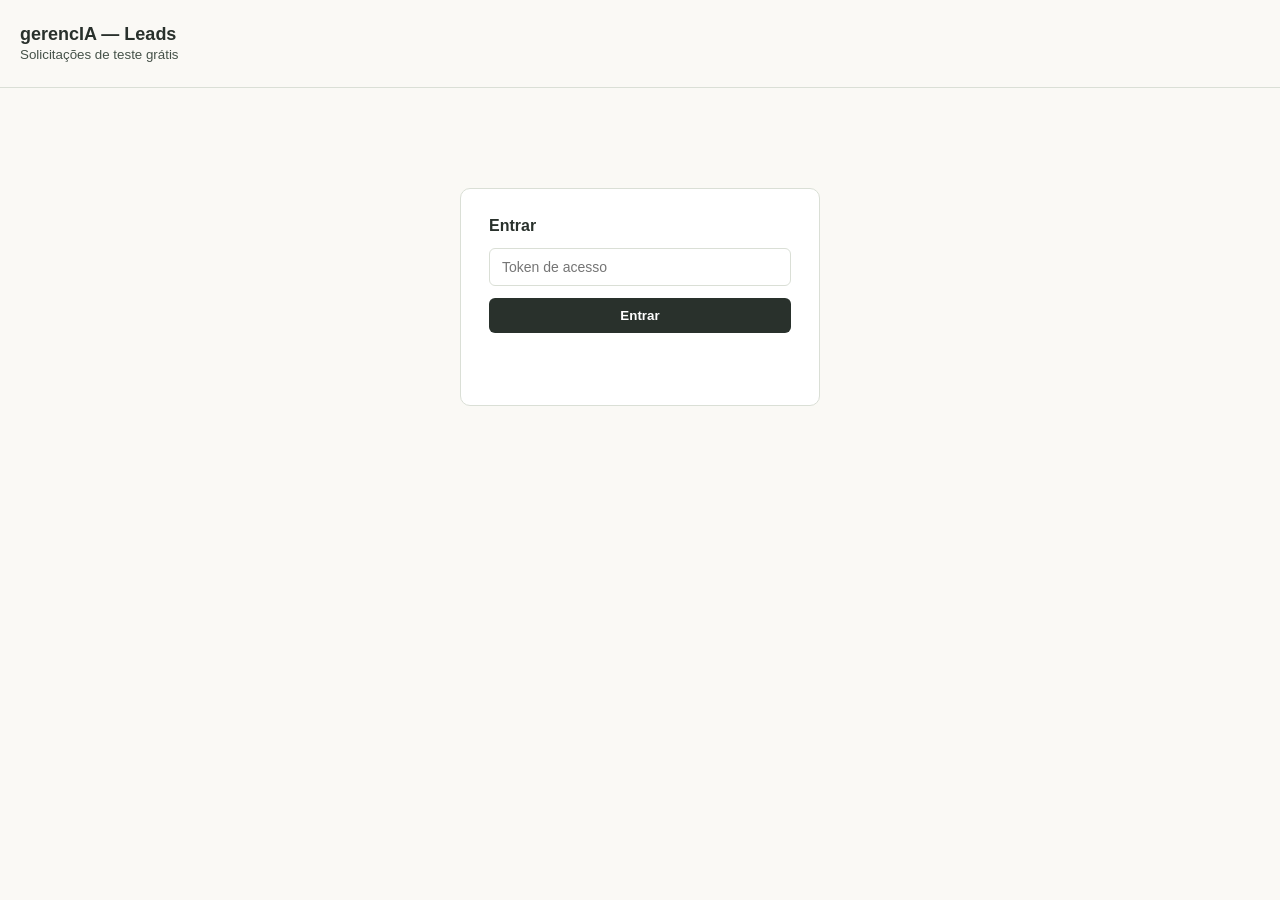
<file: admin/index.html>
<!DOCTYPE html>
<html lang="pt-BR">
<head>
<meta charset="UTF-8">
<meta name="viewport" content="width=device-width, initial-scale=1">
<meta name="robots" content="noindex, nofollow">
<title>gerencIA — Leads</title>
<style>
  :root{
    --paper:#faf9f5;
    --ink:#29312c;
    --muted:#465249;
    --accent:#c95520;
    --line:#dadfd6;
  }
  *{box-sizing:border-box}
  body{margin:0;background:var(--paper);color:var(--ink);font-family:-apple-system,BlinkMacSystemFont,"Segoe UI",Helvetica,Arial,sans-serif}
  header{padding:24px 20px;border-bottom:1px solid var(--line);display:flex;align-items:center;justify-content:space-between;gap:12px;flex-wrap:wrap}
  header h1{font-size:18px;margin:0}
  header small{color:var(--muted)}
  main{padding:20px;max-width:1100px;margin:0 auto}

  #login-screen{max-width:360px;margin:80px auto;padding:28px;border:1px solid var(--line);border-radius:10px;background:#fff}
  #login-screen h2{margin-top:0;font-size:16px}
  #login-screen input{width:100%;padding:10px 12px;border:1px solid var(--line);border-radius:6px;font-size:14px;margin-bottom:12px}
  #login-screen button{width:100%;padding:10px;border:none;border-radius:6px;background:var(--ink);color:#fff;font-weight:600;cursor:pointer}
  #login-error{color:var(--accent);font-size:13px;min-height:18px}

  #panel{display:none}
  .toolbar{display:flex;gap:10px;align-items:center;margin-bottom:16px;flex-wrap:wrap}
  .toolbar select,.toolbar button{padding:8px 10px;border:1px solid var(--line);border-radius:6px;background:#fff;font-size:13px;cursor:pointer}
  .toolbar .spacer{flex:1}
  .toolbar #logout{color:var(--accent);border-color:var(--accent);background:transparent}

  table{width:100%;border-collapse:collapse;background:#fff;border:1px solid var(--line);border-radius:10px;overflow:hidden}
  th,td{padding:10px 12px;text-align:left;font-size:13px;border-bottom:1px solid var(--line);vertical-align:top}
  th{background:#f0eee8;font-weight:600;color:var(--muted);text-transform:uppercase;font-size:11px;letter-spacing:.04em}
  tr:last-child td{border-bottom:none}
  td.msg{max-width:260px;white-space:pre-wrap;color:var(--muted)}
  .status-pill{display:inline-block;padding:3px 8px;border-radius:20px;font-size:11px;font-weight:600}
  .status-novo{background:#e7eef0;color:#2c5a66}
  .status-contatado{background:#fdeed9;color:#96591b}
  .status-demo_enviada{background:#e6ebe1;color:#465249}
  .status-convertido{background:#e3f2e6;color:#1f7a3a}
  .status-descartado{background:#f2e3e3;color:#8a3030}
  select.status-select{padding:6px 8px;border-radius:6px;border:1px solid var(--line);font-size:12px}
  .delete-btn{padding:6px 10px;border-radius:6px;border:1px solid var(--line);background:#fff;color:var(--accent);font-size:12px;cursor:pointer}
  .delete-btn:hover{background:#f2e3e3;border-color:var(--accent)}
  #empty,#loading{padding:40px;text-align:center;color:var(--muted)}
</style>
</head>
<body>

<header>
  <div>
    <h1>gerencIA — Leads</h1>
    <small>Solicitações de teste grátis</small>
  </div>
</header>

<main>
  <section id="login-screen">
    <h2>Entrar</h2>
    <input id="token-input" type="password" placeholder="Token de acesso" autocomplete="off">
    <button id="login-btn" type="button">Entrar</button>
    <p id="login-error"></p>
  </section>

  <section id="panel">
    <div class="toolbar">
      <select id="filter-status">
        <option value="">Todos os status</option>
        <option value="novo">Novo</option>
        <option value="contatado">Contatado</option>
        <option value="demo_enviada">Demo enviada</option>
        <option value="convertido">Convertido</option>
        <option value="descartado">Descartado</option>
      </select>
      <button id="refresh-btn" type="button">Atualizar</button>
      <span class="spacer"></span>
      <button id="logout" type="button">Sair</button>
    </div>
    <div id="loading" style="display:none">Carregando...</div>
    <div id="empty" style="display:none">Nenhum lead ainda.</div>
    <table id="leads-table" style="display:none">
      <thead>
        <tr>
          <th>Data</th>
          <th>Nome</th>
          <th>Contato</th>
          <th>Nicho</th>
          <th>Mensagem</th>
          <th>Status</th>
          <th>Ações</th>
        </tr>
      </thead>
      <tbody id="leads-body"></tbody>
    </table>
  </section>
</main>

<script>
const STATUS_LABELS = {
  novo: "Novo",
  contatado: "Contatado",
  demo_enviada: "Demo enviada",
  convertido: "Convertido",
  descartado: "Descartado",
};

const loginScreen = document.getElementById("login-screen");
const panel = document.getElementById("panel");
const tokenInput = document.getElementById("token-input");
const loginBtn = document.getElementById("login-btn");
const loginError = document.getElementById("login-error");
const refreshBtn = document.getElementById("refresh-btn");
const logoutBtn = document.getElementById("logout");
const filterStatus = document.getElementById("filter-status");
const table = document.getElementById("leads-table");
const tbody = document.getElementById("leads-body");
const loadingEl = document.getElementById("loading");
const emptyEl = document.getElementById("empty");

function getToken() {
  return localStorage.getItem("gerencia_admin_token") || "";
}

function setToken(token) {
  localStorage.setItem("gerencia_admin_token", token);
}

function clearToken() {
  localStorage.removeItem("gerencia_admin_token");
}

async function fetchLeads() {
  loadingEl.style.display = "block";
  table.style.display = "none";
  emptyEl.style.display = "none";

  const res = await fetch("/api/admin/leads", {
    headers: { Authorization: "Bearer " + getToken() },
  });

  if (res.status === 401) {
    clearToken();
    showLogin("Token inválido ou expirado.");
    return;
  }

  const data = await res.json();
  loadingEl.style.display = "none";
  renderLeads(data.leads || []);
}

function renderLeads(leads) {
  const filter = filterStatus.value;
  const filtered = filter ? leads.filter((l) => l.status === filter) : leads;

  if (filtered.length === 0) {
    emptyEl.style.display = "block";
    table.style.display = "none";
    return;
  }

  tbody.innerHTML = "";
  filtered.forEach((lead) => {
    const tr = document.createElement("tr");

    const dataCell = document.createElement("td");
    dataCell.textContent = formatDate(lead.created_at);

    const nomeCell = document.createElement("td");
    nomeCell.textContent = lead.nome;

    const contatoCell = document.createElement("td");
    contatoCell.innerHTML = `${escapeHtml(lead.email)}${lead.whatsapp ? "<br>" + escapeHtml(lead.whatsapp) : ""}`;

    const nichoCell = document.createElement("td");
    nichoCell.textContent = lead.nicho || "—";

    const msgCell = document.createElement("td");
    msgCell.className = "msg";
    msgCell.textContent = lead.mensagem || "—";

    const statusCell = document.createElement("td");
    const select = document.createElement("select");
    select.className = "status-select";
    Object.keys(STATUS_LABELS).forEach((key) => {
      const opt = document.createElement("option");
      opt.value = key;
      opt.textContent = STATUS_LABELS[key];
      if (key === lead.status) opt.selected = true;
      select.appendChild(opt);
    });
    select.addEventListener("change", () => updateStatus(lead.id, select.value));
    statusCell.appendChild(select);

    const actionsCell = document.createElement("td");
    const deleteBtn = document.createElement("button");
    deleteBtn.type = "button";
    deleteBtn.className = "delete-btn";
    deleteBtn.textContent = "Excluir";
    deleteBtn.addEventListener("click", () => deleteLead(lead.id, lead.nome));
    actionsCell.appendChild(deleteBtn);

    tr.append(dataCell, nomeCell, contatoCell, nichoCell, msgCell, statusCell, actionsCell);
    tbody.appendChild(tr);
  });

  table.style.display = "table";
}

async function updateStatus(id, status) {
  await fetch(`/api/admin/leads/${id}`, {
    method: "PATCH",
    headers: {
      "Content-Type": "application/json",
      Authorization: "Bearer " + getToken(),
    },
    body: JSON.stringify({ status }),
  });
}

async function deleteLead(id, nome) {
  if (!confirm(`Excluir o lead "${nome}"? Essa ação não pode ser desfeita.`)) return;

  await fetch(`/api/admin/leads/${id}`, {
    method: "DELETE",
    headers: { Authorization: "Bearer " + getToken() },
  });

  fetchLeads();
}

function formatDate(iso) {
  if (!iso) return "—";
  const d = new Date(iso.replace(" ", "T") + "Z");
  if (isNaN(d.getTime())) return iso;
  return d.toLocaleString("pt-BR", { timeZone: "America/Sao_Paulo" });
}

function escapeHtml(str) {
  const div = document.createElement("div");
  div.textContent = str;
  return div.innerHTML;
}

function showLogin(message) {
  loginScreen.style.display = "block";
  panel.style.display = "none";
  loginError.textContent = message || "";
}

function showPanel() {
  loginScreen.style.display = "none";
  panel.style.display = "block";
  fetchLeads();
}

loginBtn.addEventListener("click", () => {
  const token = tokenInput.value.trim();
  if (!token) return;
  setToken(token);
  showPanel();
});

tokenInput.addEventListener("keydown", (e) => {
  if (e.key === "Enter") loginBtn.click();
});

refreshBtn.addEventListener("click", fetchLeads);
filterStatus.addEventListener("change", fetchLeads);
logoutBtn.addEventListener("click", () => {
  clearToken();
  showLogin("");
});

if (getToken()) {
  showPanel();
} else {
  showLogin("");
}
</script>
</body>
</html>
</file>
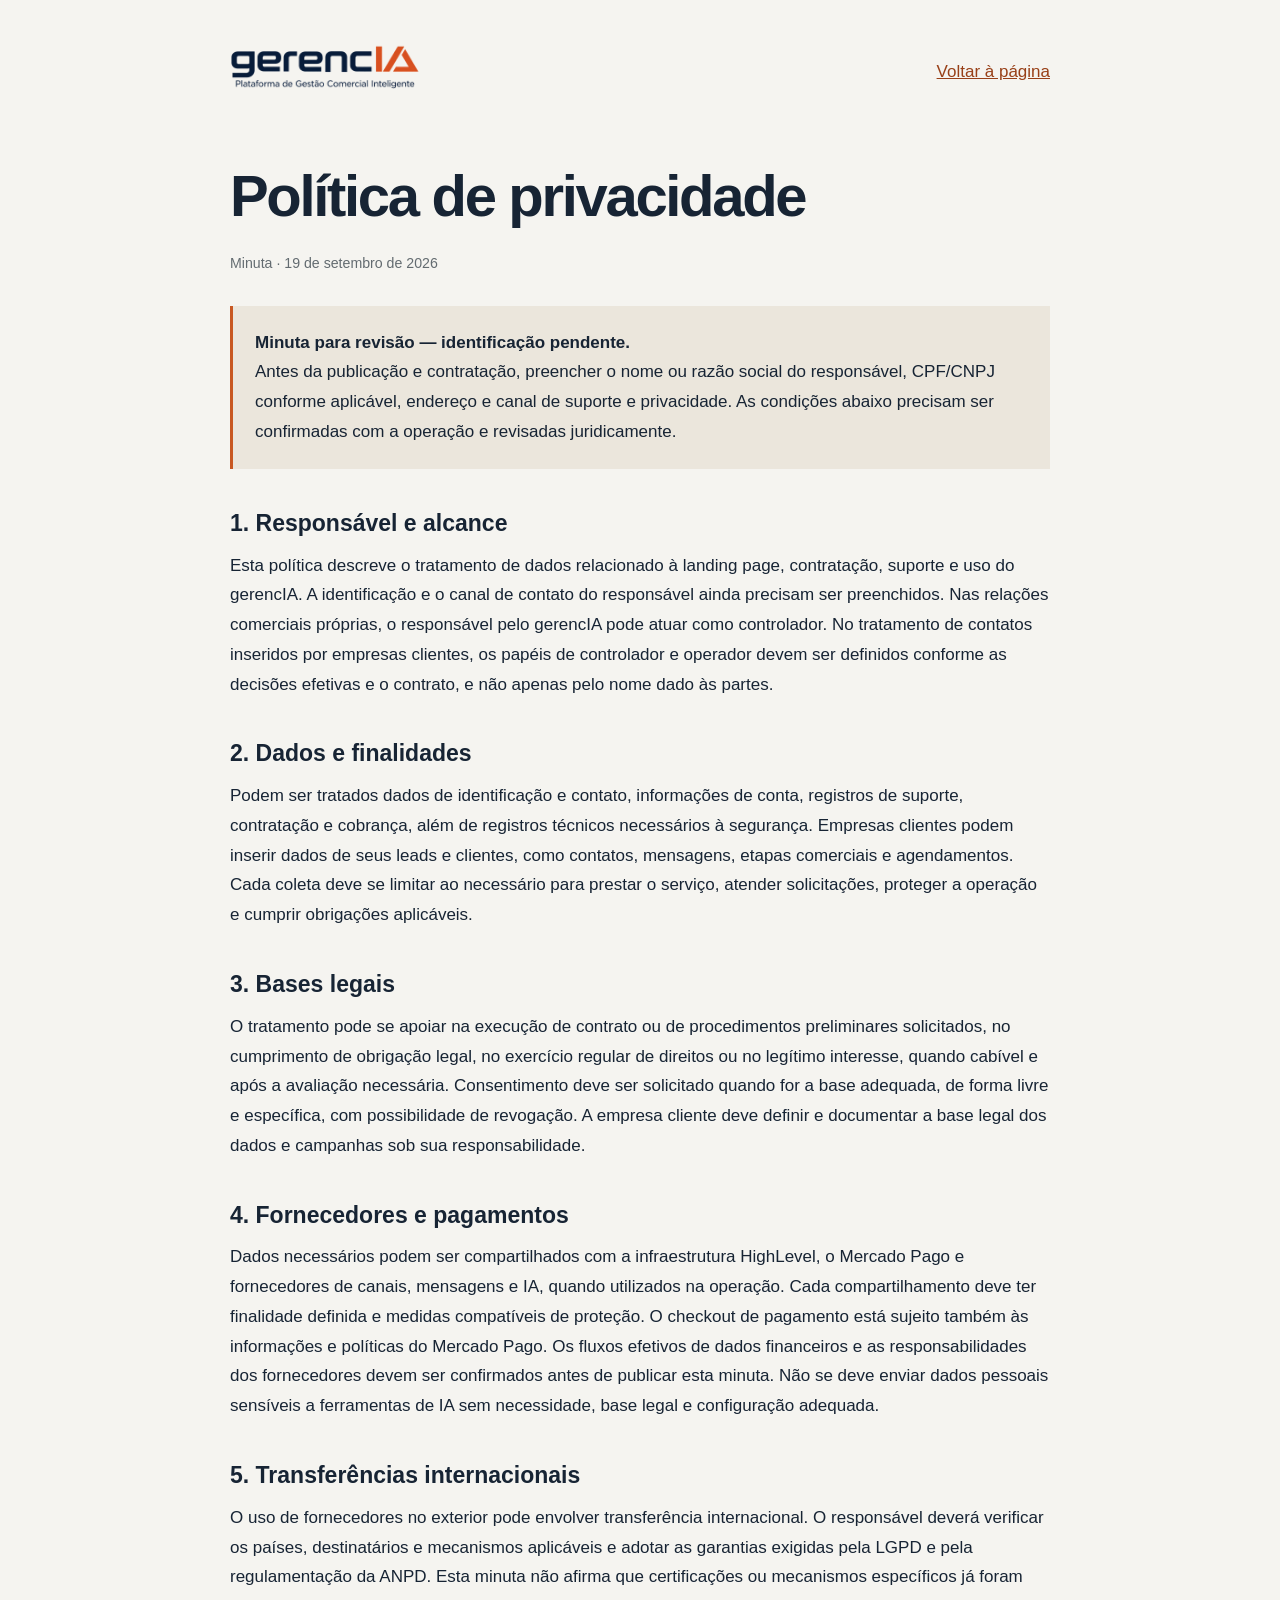
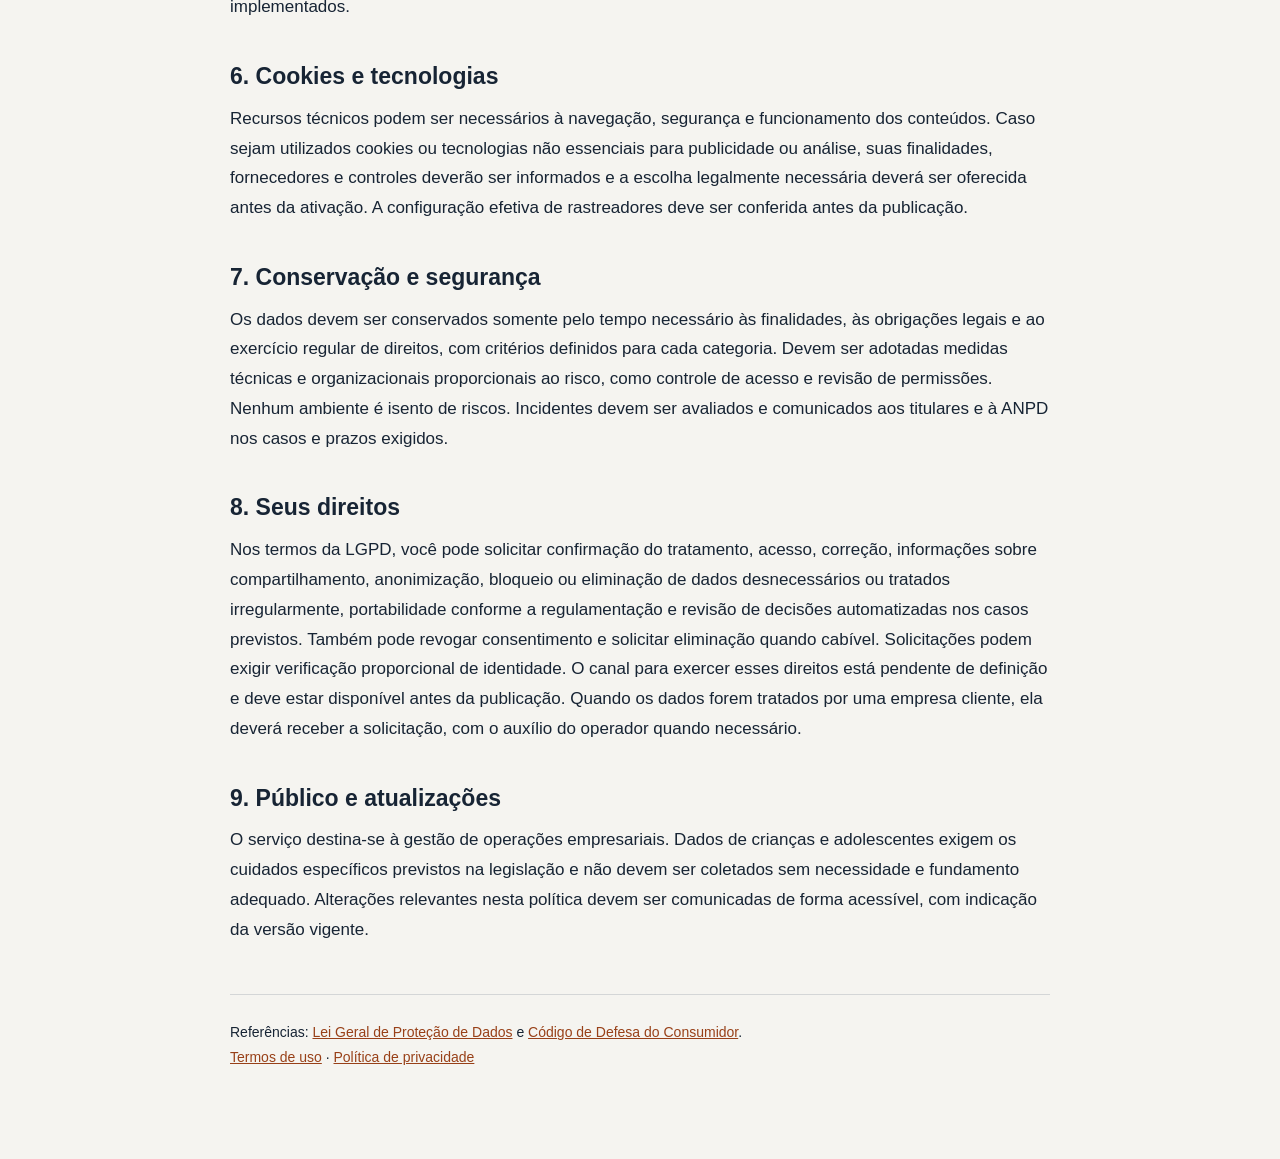
<file: politica-de-privacidade.html>
<!doctype html><html lang="pt-BR"><meta charset="utf-8"><meta name="viewport" content="width=device-width,initial-scale=1"><meta name="robots" content="noindex"><title>Política de privacidade — gerencIA</title><style>body{margin:0;background:#f5f4f0;color:#172434;font:17px/1.75 -apple-system,BlinkMacSystemFont,"Segoe UI",sans-serif}main{max-width:820px;margin:auto;padding:45px 24px 90px}header{display:flex;justify-content:space-between;align-items:center;gap:24px}header img{width:190px}a{color:#984018}h1{font-size:clamp(36px,6vw,58px);line-height:1.1;letter-spacing:-.04em;margin:65px 0 20px}h2{font-size:23px;line-height:1.3;margin:40px 0 12px}p{margin:0}aside{border-left:3px solid #c85822;background:#ebe6dc;padding:22px;margin:28px 0}aside strong{display:block}small{color:#636b70}footer{border-top:1px solid #d4d6d7;margin-top:50px;padding-top:25px;font-size:14px}</style><main><header><a href="gerencia.html"><img src="assets/logo-oficial.svg" alt="gerencIA"></a><a href="gerencia.html">Voltar à página</a></header><h1>Política de privacidade</h1><small>Minuta · 19 de setembro de 2026</small><aside><strong>Minuta para revisão — identificação pendente.</strong> Antes da publicação e contratação, preencher o nome ou razão social do responsável, CPF/CNPJ conforme aplicável, endereço e canal de suporte e privacidade. As condições abaixo precisam ser confirmadas com a operação e revisadas juridicamente.</aside><section id="secao-1"><h2>1. Responsável e alcance</h2><p>Esta política descreve o tratamento de dados relacionado à landing page, contratação, suporte e uso do gerencIA. A identificação e o canal de contato do responsável ainda precisam ser preenchidos. Nas relações comerciais próprias, o responsável pelo gerencIA pode atuar como controlador. No tratamento de contatos inseridos por empresas clientes, os papéis de controlador e operador devem ser definidos conforme as decisões efetivas e o contrato, e não apenas pelo nome dado às partes.</p></section><section id="secao-2"><h2>2. Dados e finalidades</h2><p>Podem ser tratados dados de identificação e contato, informações de conta, registros de suporte, contratação e cobrança, além de registros técnicos necessários à segurança. Empresas clientes podem inserir dados de seus leads e clientes, como contatos, mensagens, etapas comerciais e agendamentos. Cada coleta deve se limitar ao necessário para prestar o serviço, atender solicitações, proteger a operação e cumprir obrigações aplicáveis.</p></section><section id="secao-3"><h2>3. Bases legais</h2><p>O tratamento pode se apoiar na execução de contrato ou de procedimentos preliminares solicitados, no cumprimento de obrigação legal, no exercício regular de direitos ou no legítimo interesse, quando cabível e após a avaliação necessária. Consentimento deve ser solicitado quando for a base adequada, de forma livre e específica, com possibilidade de revogação. A empresa cliente deve definir e documentar a base legal dos dados e campanhas sob sua responsabilidade.</p></section><section id="secao-4"><h2>4. Fornecedores e pagamentos</h2><p>Dados necessários podem ser compartilhados com a infraestrutura HighLevel, o Mercado Pago e fornecedores de canais, mensagens e IA, quando utilizados na operação. Cada compartilhamento deve ter finalidade definida e medidas compatíveis de proteção. O checkout de pagamento está sujeito também às informações e políticas do Mercado Pago. Os fluxos efetivos de dados financeiros e as responsabilidades dos fornecedores devem ser confirmados antes de publicar esta minuta. Não se deve enviar dados pessoais sensíveis a ferramentas de IA sem necessidade, base legal e configuração adequada.</p></section><section id="secao-5"><h2>5. Transferências internacionais</h2><p>O uso de fornecedores no exterior pode envolver transferência internacional. O responsável deverá verificar os países, destinatários e mecanismos aplicáveis e adotar as garantias exigidas pela LGPD e pela regulamentação da ANPD. Esta minuta não afirma que certificações ou mecanismos específicos já foram implementados.</p></section><section id="secao-6"><h2>6. Cookies e tecnologias</h2><p>Recursos técnicos podem ser necessários à navegação, segurança e funcionamento dos conteúdos. Caso sejam utilizados cookies ou tecnologias não essenciais para publicidade ou análise, suas finalidades, fornecedores e controles deverão ser informados e a escolha legalmente necessária deverá ser oferecida antes da ativação. A configuração efetiva de rastreadores deve ser conferida antes da publicação.</p></section><section id="secao-7"><h2>7. Conservação e segurança</h2><p>Os dados devem ser conservados somente pelo tempo necessário às finalidades, às obrigações legais e ao exercício regular de direitos, com critérios definidos para cada categoria. Devem ser adotadas medidas técnicas e organizacionais proporcionais ao risco, como controle de acesso e revisão de permissões. Nenhum ambiente é isento de riscos. Incidentes devem ser avaliados e comunicados aos titulares e à ANPD nos casos e prazos exigidos.</p></section><section id="secao-8"><h2>8. Seus direitos</h2><p>Nos termos da LGPD, você pode solicitar confirmação do tratamento, acesso, correção, informações sobre compartilhamento, anonimização, bloqueio ou eliminação de dados desnecessários ou tratados irregularmente, portabilidade conforme a regulamentação e revisão de decisões automatizadas nos casos previstos. Também pode revogar consentimento e solicitar eliminação quando cabível. Solicitações podem exigir verificação proporcional de identidade. O canal para exercer esses direitos está pendente de definição e deve estar disponível antes da publicação. Quando os dados forem tratados por uma empresa cliente, ela deverá receber a solicitação, com o auxílio do operador quando necessário.</p></section><section id="secao-9"><h2>9. Público e atualizações</h2><p>O serviço destina-se à gestão de operações empresariais. Dados de crianças e adolescentes exigem os cuidados específicos previstos na legislação e não devem ser coletados sem necessidade e fundamento adequado. Alterações relevantes nesta política devem ser comunicadas de forma acessível, com indicação da versão vigente.</p></section><footer>Referências: <a href="https://www.planalto.gov.br/ccivil_03/_ato2015-2018/2018/lei/l13709compilado.htm">Lei Geral de Proteção de Dados</a> e <a href="https://www.planalto.gov.br/ccivil_03/leis/l8078compilado.htm">Código de Defesa do Consumidor</a>.<br><a href="termos-de-uso.html">Termos de uso</a> · <a href="politica-de-privacidade.html">Política de privacidade</a></footer></main></html>
</file>
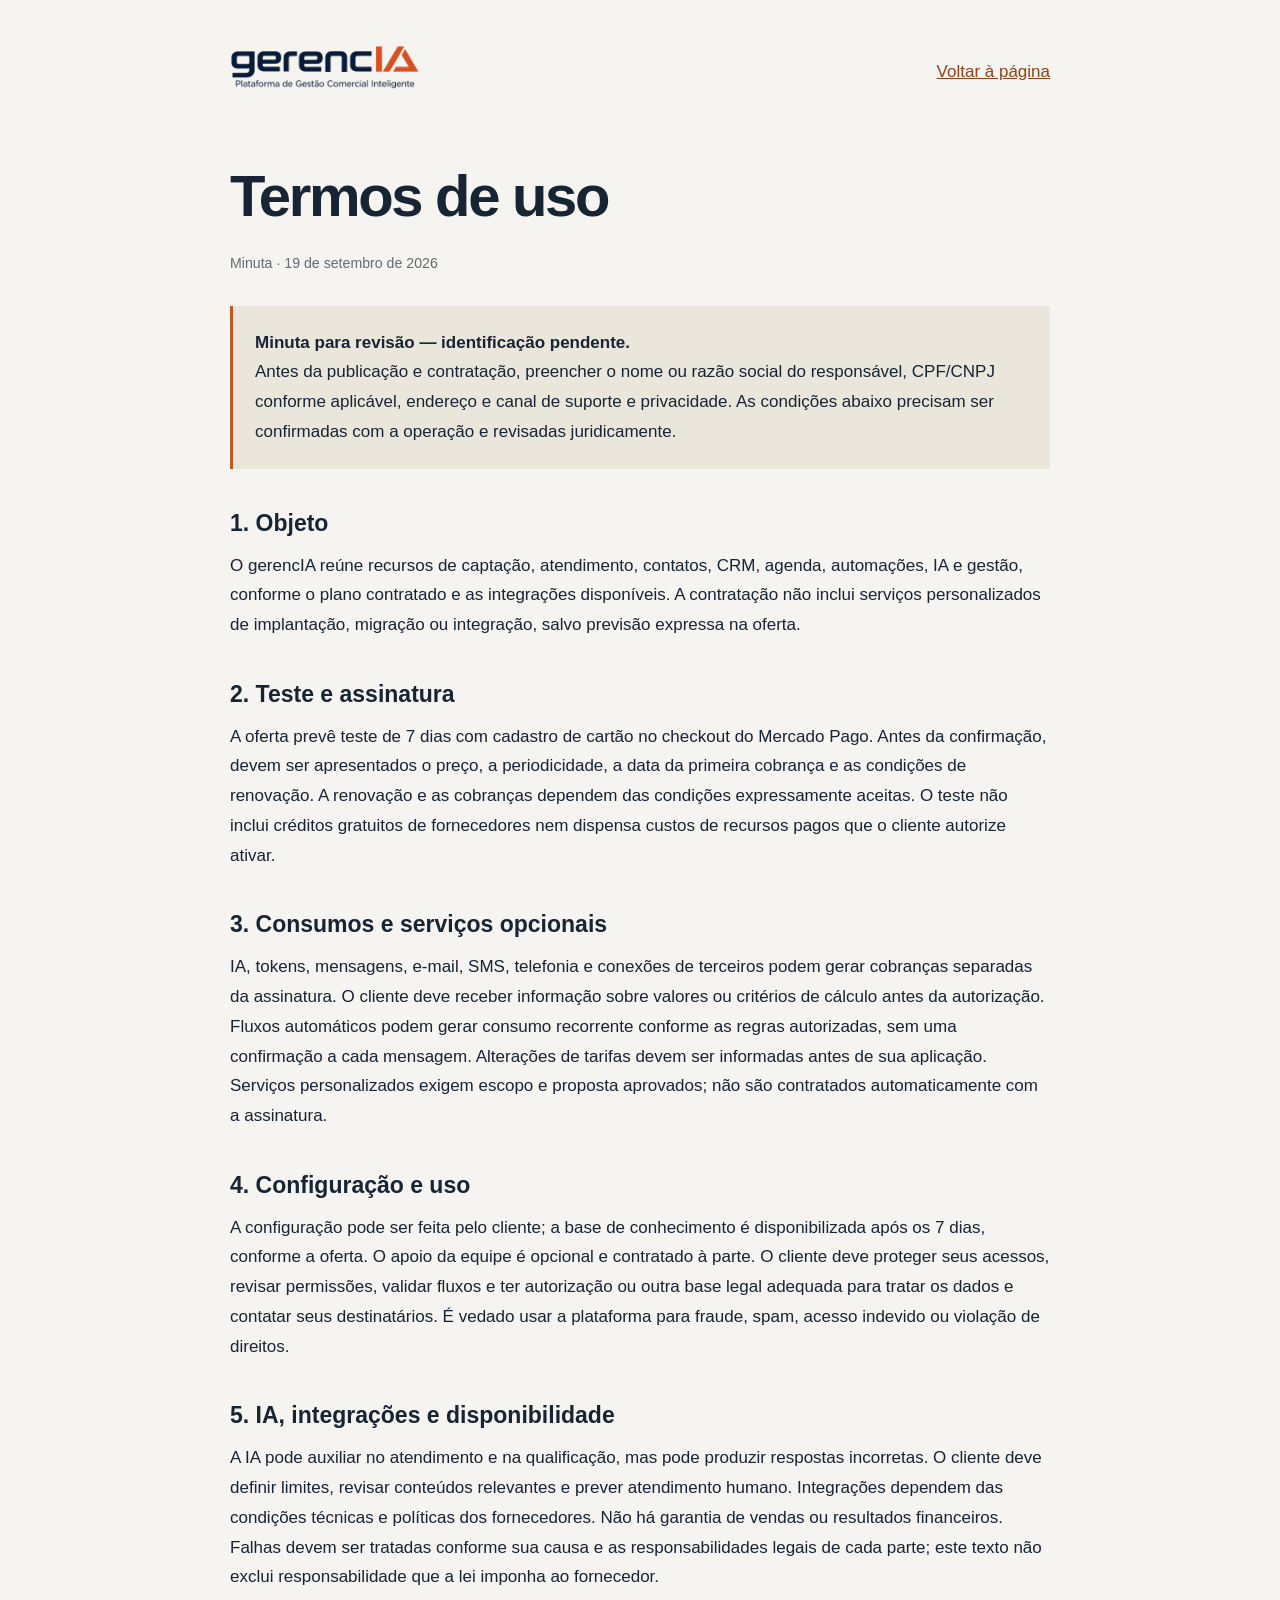
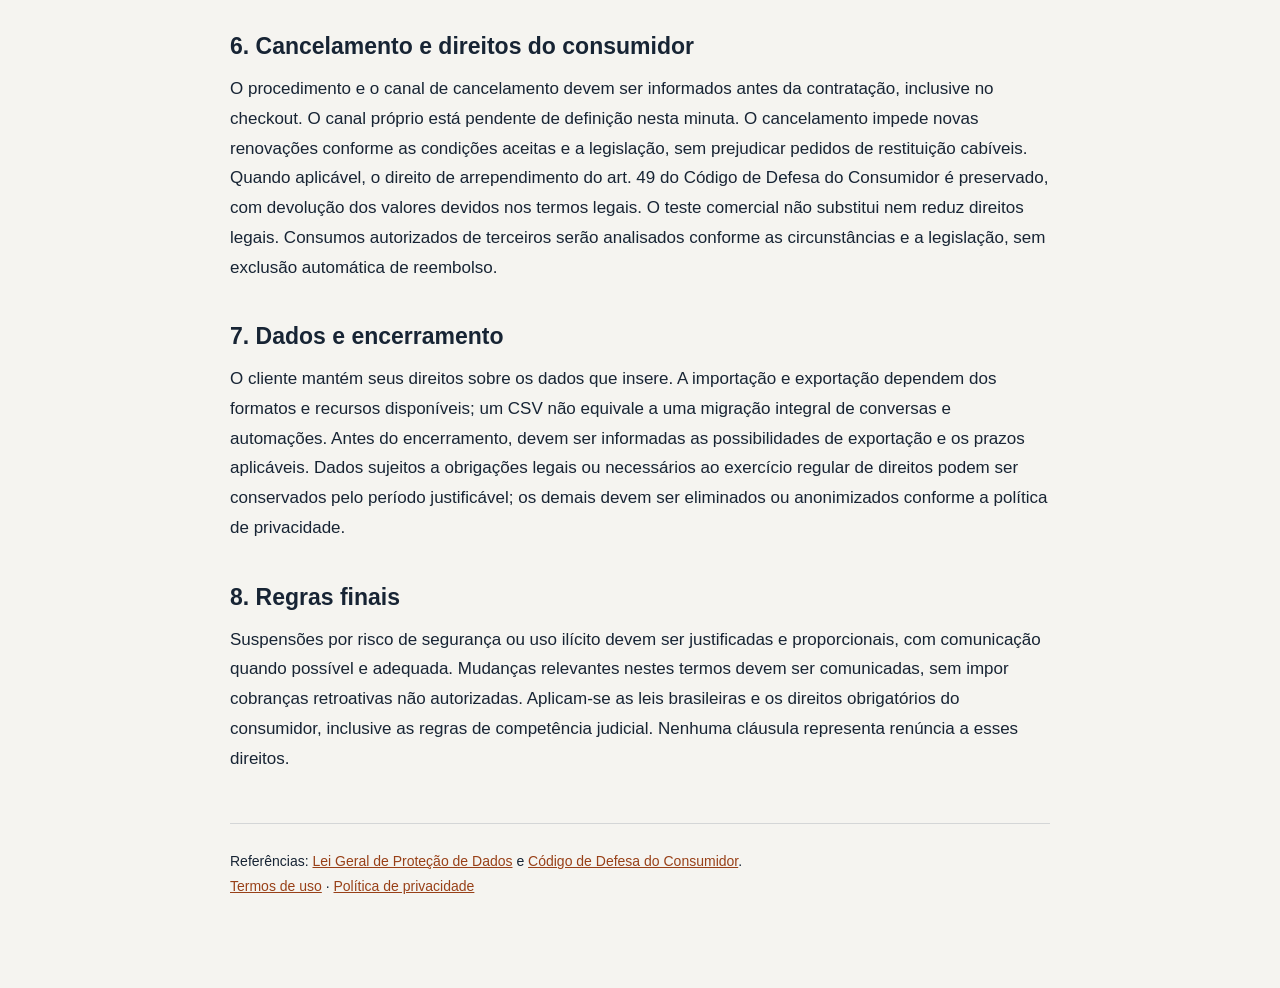
<file: termos-de-uso.html>
<!doctype html><html lang="pt-BR"><meta charset="utf-8"><meta name="viewport" content="width=device-width,initial-scale=1"><meta name="robots" content="noindex"><title>Termos de uso — gerencIA</title><style>body{margin:0;background:#f5f4f0;color:#172434;font:17px/1.75 -apple-system,BlinkMacSystemFont,"Segoe UI",sans-serif}main{max-width:820px;margin:auto;padding:45px 24px 90px}header{display:flex;justify-content:space-between;align-items:center;gap:24px}header img{width:190px}a{color:#984018}h1{font-size:clamp(36px,6vw,58px);line-height:1.1;letter-spacing:-.04em;margin:65px 0 20px}h2{font-size:23px;line-height:1.3;margin:40px 0 12px}p{margin:0}aside{border-left:3px solid #c85822;background:#ebe6dc;padding:22px;margin:28px 0}aside strong{display:block}small{color:#636b70}footer{border-top:1px solid #d4d6d7;margin-top:50px;padding-top:25px;font-size:14px}</style><main><header><a href="gerencia.html"><img src="assets/logo-oficial.svg" alt="gerencIA"></a><a href="gerencia.html">Voltar à página</a></header><h1>Termos de uso</h1><small>Minuta · 19 de setembro de 2026</small><aside><strong>Minuta para revisão — identificação pendente.</strong> Antes da publicação e contratação, preencher o nome ou razão social do responsável, CPF/CNPJ conforme aplicável, endereço e canal de suporte e privacidade. As condições abaixo precisam ser confirmadas com a operação e revisadas juridicamente.</aside><section id="secao-1"><h2>1. Objeto</h2><p>O gerencIA reúne recursos de captação, atendimento, contatos, CRM, agenda, automações, IA e gestão, conforme o plano contratado e as integrações disponíveis. A contratação não inclui serviços personalizados de implantação, migração ou integração, salvo previsão expressa na oferta.</p></section><section id="secao-2"><h2>2. Teste e assinatura</h2><p>A oferta prevê teste de 7 dias com cadastro de cartão no checkout do Mercado Pago. Antes da confirmação, devem ser apresentados o preço, a periodicidade, a data da primeira cobrança e as condições de renovação. A renovação e as cobranças dependem das condições expressamente aceitas. O teste não inclui créditos gratuitos de fornecedores nem dispensa custos de recursos pagos que o cliente autorize ativar.</p></section><section id="secao-3"><h2>3. Consumos e serviços opcionais</h2><p>IA, tokens, mensagens, e-mail, SMS, telefonia e conexões de terceiros podem gerar cobranças separadas da assinatura. O cliente deve receber informação sobre valores ou critérios de cálculo antes da autorização. Fluxos automáticos podem gerar consumo recorrente conforme as regras autorizadas, sem uma confirmação a cada mensagem. Alterações de tarifas devem ser informadas antes de sua aplicação. Serviços personalizados exigem escopo e proposta aprovados; não são contratados automaticamente com a assinatura.</p></section><section id="secao-4"><h2>4. Configuração e uso</h2><p>A configuração pode ser feita pelo cliente; a base de conhecimento é disponibilizada após os 7 dias, conforme a oferta. O apoio da equipe é opcional e contratado à parte. O cliente deve proteger seus acessos, revisar permissões, validar fluxos e ter autorização ou outra base legal adequada para tratar os dados e contatar seus destinatários. É vedado usar a plataforma para fraude, spam, acesso indevido ou violação de direitos.</p></section><section id="secao-5"><h2>5. IA, integrações e disponibilidade</h2><p>A IA pode auxiliar no atendimento e na qualificação, mas pode produzir respostas incorretas. O cliente deve definir limites, revisar conteúdos relevantes e prever atendimento humano. Integrações dependem das condições técnicas e políticas dos fornecedores. Não há garantia de vendas ou resultados financeiros. Falhas devem ser tratadas conforme sua causa e as responsabilidades legais de cada parte; este texto não exclui responsabilidade que a lei imponha ao fornecedor.</p></section><section id="cancelamento"><h2>6. Cancelamento e direitos do consumidor</h2><p>O procedimento e o canal de cancelamento devem ser informados antes da contratação, inclusive no checkout. O canal próprio está pendente de definição nesta minuta. O cancelamento impede novas renovações conforme as condições aceitas e a legislação, sem prejudicar pedidos de restituição cabíveis. Quando aplicável, o direito de arrependimento do art. 49 do Código de Defesa do Consumidor é preservado, com devolução dos valores devidos nos termos legais. O teste comercial não substitui nem reduz direitos legais. Consumos autorizados de terceiros serão analisados conforme as circunstâncias e a legislação, sem exclusão automática de reembolso.</p></section><section id="secao-7"><h2>7. Dados e encerramento</h2><p>O cliente mantém seus direitos sobre os dados que insere. A importação e exportação dependem dos formatos e recursos disponíveis; um CSV não equivale a uma migração integral de conversas e automações. Antes do encerramento, devem ser informadas as possibilidades de exportação e os prazos aplicáveis. Dados sujeitos a obrigações legais ou necessários ao exercício regular de direitos podem ser conservados pelo período justificável; os demais devem ser eliminados ou anonimizados conforme a política de privacidade.</p></section><section id="secao-8"><h2>8. Regras finais</h2><p>Suspensões por risco de segurança ou uso ilícito devem ser justificadas e proporcionais, com comunicação quando possível e adequada. Mudanças relevantes nestes termos devem ser comunicadas, sem impor cobranças retroativas não autorizadas. Aplicam-se as leis brasileiras e os direitos obrigatórios do consumidor, inclusive as regras de competência judicial. Nenhuma cláusula representa renúncia a esses direitos.</p></section><footer>Referências: <a href="https://www.planalto.gov.br/ccivil_03/_ato2015-2018/2018/lei/l13709compilado.htm">Lei Geral de Proteção de Dados</a> e <a href="https://www.planalto.gov.br/ccivil_03/leis/l8078compilado.htm">Código de Defesa do Consumidor</a>.<br><a href="termos-de-uso.html">Termos de uso</a> · <a href="politica-de-privacidade.html">Política de privacidade</a></footer></main></html>
</file>
